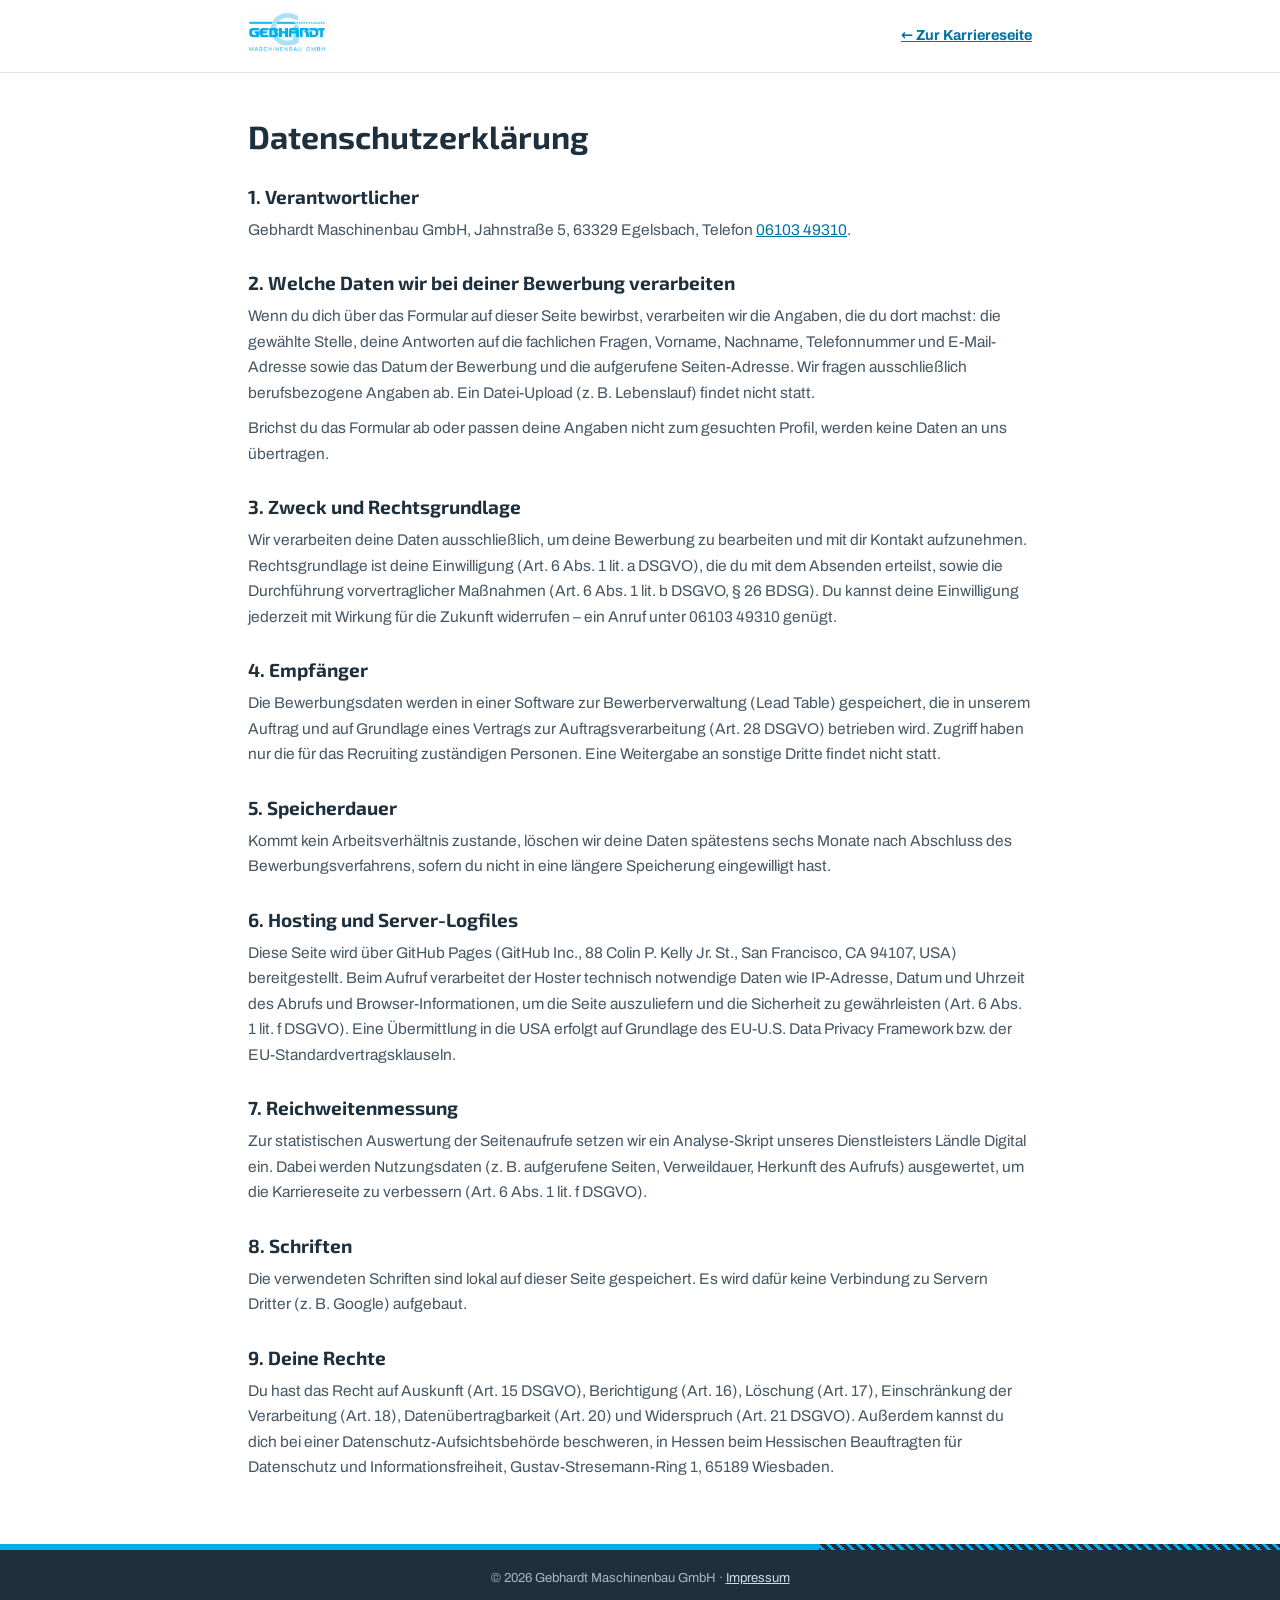
<file: datenschutz.html>
<!DOCTYPE html>
<html lang="de-DE">
<head>
<meta charset="UTF-8" />
<meta name="viewport" content="width=device-width, initial-scale=1.0" />
<title>Datenschutz · Gebhardt Maschinenbau GmbH</title>
<meta name="robots" content="noindex, follow" />
<link rel="stylesheet" href="legal.css" />
</head>
<body>
<header><div class="in"><a href="./"><img src="bilder/gebhardt-logo.png" alt="Gebhardt Maschinenbau GmbH" /></a><a class="back" href="./">← Zur Karriereseite</a></div></header>
<main>
  <h1>Datenschutzerklärung</h1>

  <h2>1. Verantwortlicher</h2>
  <p>Gebhardt Maschinenbau GmbH, Jahnstraße 5, 63329 Egelsbach, Telefon <a href="tel:+49610349310">06103 49310</a>.</p>

  <h2>2. Welche Daten wir bei deiner Bewerbung verarbeiten</h2>
  <p>Wenn du dich über das Formular auf dieser Seite bewirbst, verarbeiten wir die Angaben, die du dort machst: die gewählte Stelle, deine Antworten auf die fachlichen Fragen, Vorname, Nachname, Telefonnummer und E-Mail-Adresse sowie das Datum der Bewerbung und die aufgerufene Seiten-Adresse. Wir fragen ausschließlich berufsbezogene Angaben ab. Ein Datei-Upload (z. B. Lebenslauf) findet nicht statt.</p>
  <p>Brichst du das Formular ab oder passen deine Angaben nicht zum gesuchten Profil, werden keine Daten an uns übertragen.</p>

  <h2>3. Zweck und Rechtsgrundlage</h2>
  <p>Wir verarbeiten deine Daten ausschließlich, um deine Bewerbung zu bearbeiten und mit dir Kontakt aufzunehmen. Rechtsgrundlage ist deine Einwilligung (Art. 6 Abs. 1 lit. a DSGVO), die du mit dem Absenden erteilst, sowie die Durchführung vorvertraglicher Maßnahmen (Art. 6 Abs. 1 lit. b DSGVO, § 26 BDSG). Du kannst deine Einwilligung jederzeit mit Wirkung für die Zukunft widerrufen – ein Anruf unter 06103 49310 genügt.</p>

  <h2>4. Empfänger</h2>
  <p>Die Bewerbungsdaten werden in einer Software zur Bewerberverwaltung (Lead Table) gespeichert, die in unserem Auftrag und auf Grundlage eines Vertrags zur Auftragsverarbeitung (Art. 28 DSGVO) betrieben wird. Zugriff haben nur die für das Recruiting zuständigen Personen. Eine Weitergabe an sonstige Dritte findet nicht statt.</p>

  <h2>5. Speicherdauer</h2>
  <p>Kommt kein Arbeitsverhältnis zustande, löschen wir deine Daten spätestens sechs Monate nach Abschluss des Bewerbungsverfahrens, sofern du nicht in eine längere Speicherung eingewilligt hast.</p>

  <h2>6. Hosting und Server-Logfiles</h2>
  <p>Diese Seite wird über GitHub Pages (GitHub Inc., 88 Colin P. Kelly Jr. St., San Francisco, CA 94107, USA) bereitgestellt. Beim Aufruf verarbeitet der Hoster technisch notwendige Daten wie IP-Adresse, Datum und Uhrzeit des Abrufs und Browser-Informationen, um die Seite auszuliefern und die Sicherheit zu gewährleisten (Art. 6 Abs. 1 lit. f DSGVO). Eine Übermittlung in die USA erfolgt auf Grundlage des EU-U.S. Data Privacy Framework bzw. der EU-Standardvertragsklauseln.</p>

  <h2>7. Reichweitenmessung</h2>
  <p>Zur statistischen Auswertung der Seitenaufrufe setzen wir ein Analyse-Skript unseres Dienstleisters Ländle Digital ein. Dabei werden Nutzungsdaten (z. B. aufgerufene Seiten, Verweildauer, Herkunft des Aufrufs) ausgewertet, um die Karriereseite zu verbessern (Art. 6 Abs. 1 lit. f DSGVO).</p>

  <h2>8. Schriften</h2>
  <p>Die verwendeten Schriften sind lokal auf dieser Seite gespeichert. Es wird dafür keine Verbindung zu Servern Dritter (z. B. Google) aufgebaut.</p>

  <h2>9. Deine Rechte</h2>
  <p>Du hast das Recht auf Auskunft (Art. 15 DSGVO), Berichtigung (Art. 16), Löschung (Art. 17), Einschränkung der Verarbeitung (Art. 18), Datenübertragbarkeit (Art. 20) und Widerspruch (Art. 21 DSGVO). Außerdem kannst du dich bei einer Datenschutz-Aufsichtsbehörde beschweren, in Hessen beim Hessischen Beauftragten für Datenschutz und Informationsfreiheit, Gustav-Stresemann-Ring 1, 65189 Wiesbaden.</p>
</main>
<footer>© 2026 Gebhardt Maschinenbau GmbH · <a href="impressum.html">Impressum</a></footer>
</body>
</html>
</file>
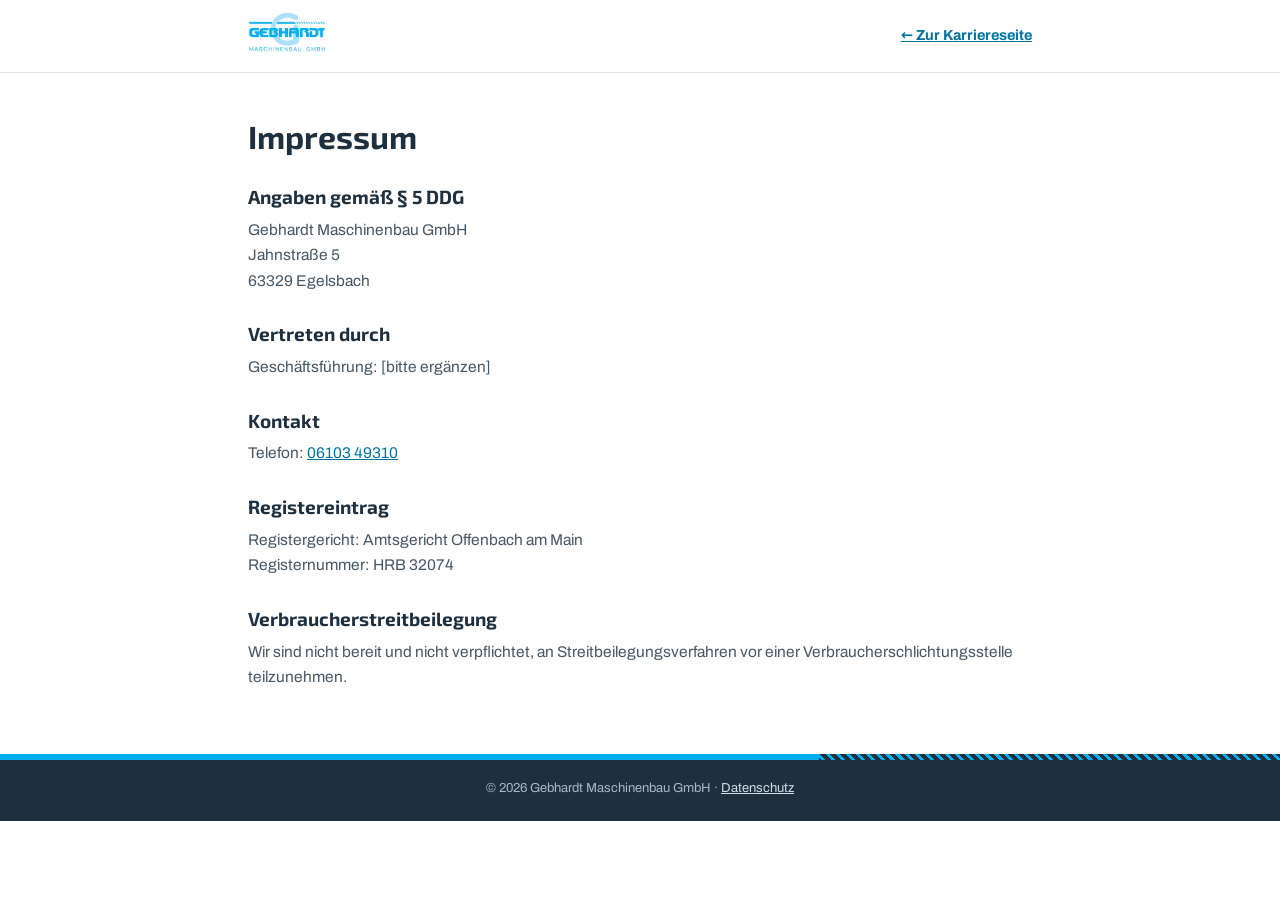
<file: impressum.html>
<!DOCTYPE html>
<html lang="de-DE">
<head>
<meta charset="UTF-8" />
<meta name="viewport" content="width=device-width, initial-scale=1.0" />
<title>Impressum · Gebhardt Maschinenbau GmbH</title>
<meta name="robots" content="noindex, follow" />
<link rel="stylesheet" href="legal.css" />
</head>
<body>
<header><div class="in"><a href="./"><img src="bilder/gebhardt-logo.png" alt="Gebhardt Maschinenbau GmbH" /></a><a class="back" href="./">← Zur Karriereseite</a></div></header>
<main>
  <h1>Impressum</h1>

  <h2>Angaben gemäß § 5 DDG</h2>
  <p>Gebhardt Maschinenbau GmbH<br />Jahnstraße 5<br />63329 Egelsbach</p>

  <h2>Vertreten durch</h2>
  <!-- BITTE ERGÄNZEN: Name(n) der Geschäftsführung laut Handelsregister -->
  <p>Geschäftsführung: [bitte ergänzen]</p>

  <h2>Kontakt</h2>
  <p>Telefon: <a href="tel:+49610349310">06103 49310</a></p>

  <h2>Registereintrag</h2>
  <p>Registergericht: Amtsgericht Offenbach am Main<br />Registernummer: HRB 32074</p>

  <h2>Verbraucherstreitbeilegung</h2>
  <p>Wir sind nicht bereit und nicht verpflichtet, an Streitbeilegungsverfahren vor einer Verbraucherschlichtungsstelle teilzunehmen.</p>
</main>
<footer>© 2026 Gebhardt Maschinenbau GmbH · <a href="datenschutz.html">Datenschutz</a></footer>
</body>
</html>
</file>
<file: legal.css>
@font-face{font-family:"Exo 2";src:url("fonts/exo2-latin-wght.woff2") format("woff2");font-weight:100 900;font-display:swap}
@font-face{font-family:"Archivo";src:url("fonts/archivo-latin-wght.woff2") format("woff2");font-weight:100 900;font-display:swap}
:root{--ink:#1b2a36;--ink-soft:#465765;--line:rgba(30,47,61,.12);--brand:#00aeef;--brand-700:#00739f;--brand-900:#1e2f3d;--bg-soft:#f2f6f9}
*{margin:0;padding:0;box-sizing:border-box}
body{font-family:"Archivo",system-ui,sans-serif;color:var(--ink);background:#fff;line-height:1.65;-webkit-text-size-adjust:100%}
header{border-bottom:1px solid var(--line);background:#fff}
header .in{max-width:820px;margin:0 auto;padding:12px 18px;display:flex;align-items:center;justify-content:space-between;gap:16px}
header img{height:40px;width:auto}
header a.back{font-weight:700;font-size:14.5px;color:var(--brand-700)}
main{max-width:820px;margin:0 auto;padding:44px 18px 64px}
h1,h2{font-family:"Exo 2",system-ui,sans-serif;color:var(--brand-900);line-height:1.2}
h1{font-size:32px;margin-bottom:24px}
h2{font-size:19px;margin:30px 0 8px}
p,li{font-size:15.5px;color:var(--ink-soft)}
p+p{margin-top:10px}
ul{margin:8px 0 0 20px}
a{color:var(--brand-700)}
footer{background:var(--brand-900);color:#a8b8c5;font-size:13px;text-align:center;padding:22px 18px}
footer::before{content:"";display:block;height:6px;margin:-22px -18px 18px;background:linear-gradient(90deg,var(--brand) 0 64%,transparent 64%),repeating-linear-gradient(45deg,var(--brand) 0 3px,transparent 3px 7px)}
footer a{color:#d3dee6}
</file>
